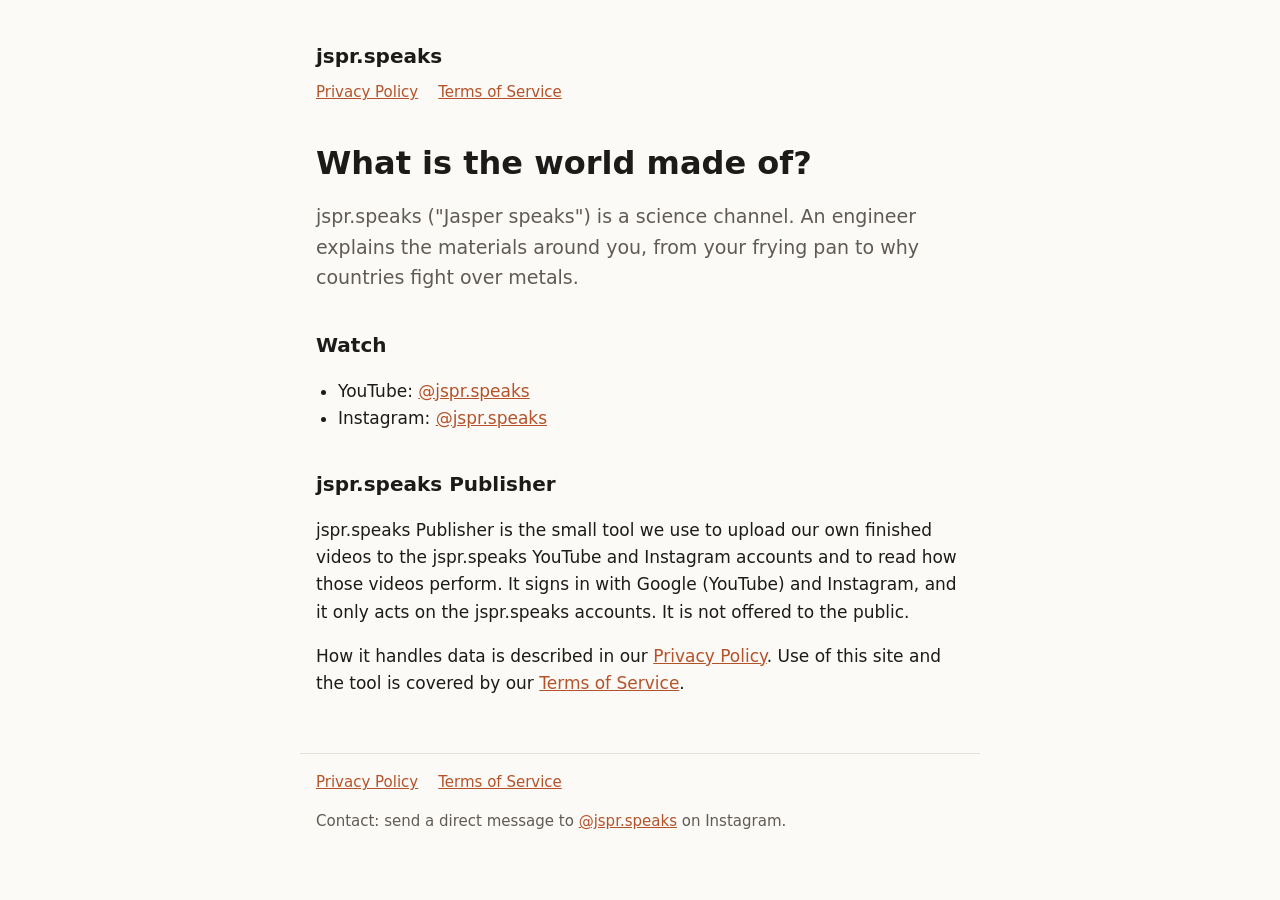
<file: index.html>
<!doctype html>
<html lang="en">
<head>
<meta charset="utf-8">
<meta name="viewport" content="width=device-width, initial-scale=1">
<title>jspr.speaks</title>
<meta name="description" content="jspr.speaks: short science videos about what the world is made of.">
<link rel="stylesheet" href="style.css">
</head>
<body>
<header>
  <a class="brand" href="./">jspr.speaks</a>
  <nav><a href="privacy/">Privacy Policy</a><a href="terms/">Terms of Service</a></nav>
</header>
<main>
  <h1>What is the world made of?</h1>
  <p class="lede">jspr.speaks ("Jasper speaks") is a science channel. An engineer explains the materials around you, from your frying pan to why countries fight over metals.</p>

  <h2>Watch</h2>
  <ul>
    <li>YouTube: <a href="https://www.youtube.com/@jspr.speaks">@jspr.speaks</a></li>
    <li>Instagram: <a href="https://www.instagram.com/jspr.speaks/">@jspr.speaks</a></li>
  </ul>

  <h2>jspr.speaks Publisher</h2>
  <p>jspr.speaks Publisher is the small tool we use to upload our own finished videos to the jspr.speaks YouTube and Instagram accounts and to read how those videos perform. It signs in with Google (YouTube) and Instagram, and it only acts on the jspr.speaks accounts. It is not offered to the public.</p>
  <p>How it handles data is described in our <a href="privacy/">Privacy Policy</a>. Use of this site and the tool is covered by our <a href="terms/">Terms of Service</a>.</p>
</main>
<footer>
  <nav><a href="privacy/">Privacy Policy</a><a href="terms/">Terms of Service</a></nav>
  <p class="muted">Contact: send a direct message to <a href="https://www.instagram.com/jspr.speaks/">@jspr.speaks</a> on Instagram.</p>
</footer>
</body>
</html>
</file>
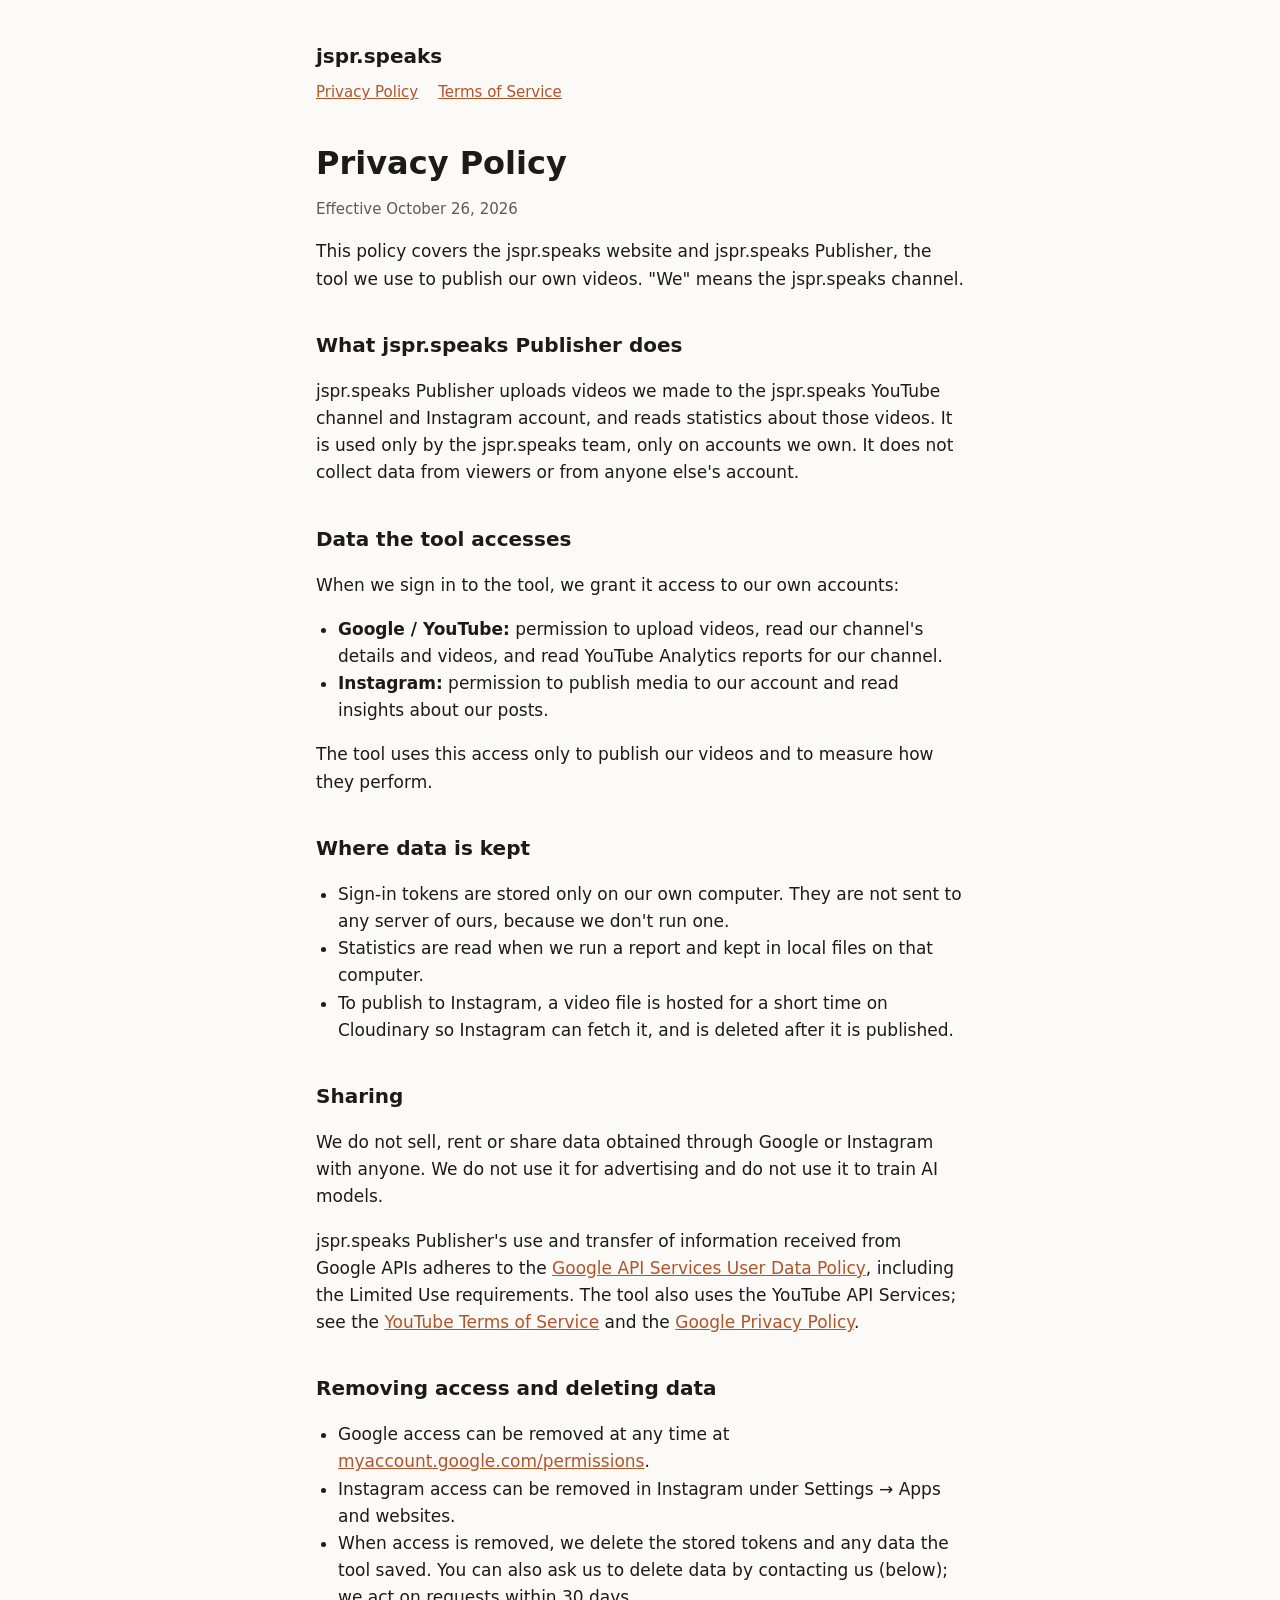
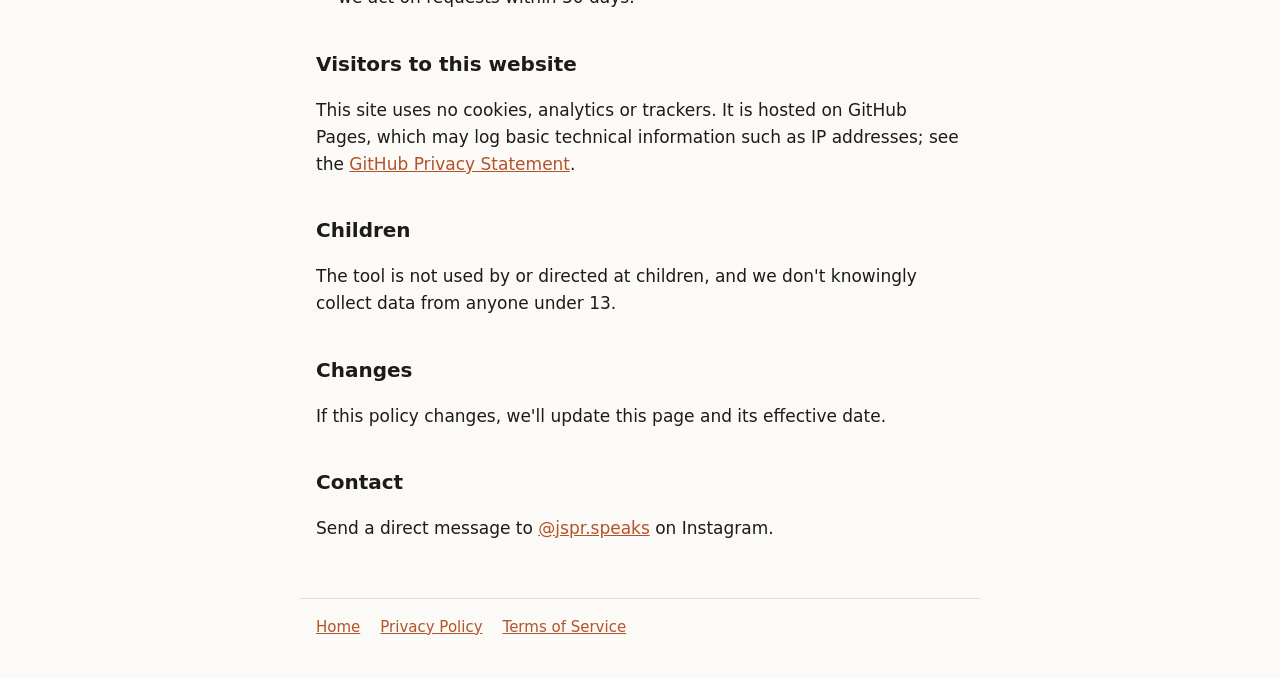
<file: privacy/index.html>
<!doctype html>
<html lang="en">
<head>
<meta charset="utf-8">
<meta name="viewport" content="width=device-width, initial-scale=1">
<title>Privacy Policy · jspr.speaks</title>
<link rel="stylesheet" href="../style.css">
</head>
<body>
<header>
  <a class="brand" href="../">jspr.speaks</a>
  <nav><a href="./">Privacy Policy</a><a href="../terms/">Terms of Service</a></nav>
</header>
<main>
  <h1>Privacy Policy</h1>
  <p class="muted">Effective October 26, 2026</p>

  <p>This policy covers the jspr.speaks website and jspr.speaks Publisher, the tool we use to publish our own videos. "We" means the jspr.speaks channel.</p>

  <h2>What jspr.speaks Publisher does</h2>
  <p>jspr.speaks Publisher uploads videos we made to the jspr.speaks YouTube channel and Instagram account, and reads statistics about those videos. It is used only by the jspr.speaks team, only on accounts we own. It does not collect data from viewers or from anyone else's account.</p>

  <h2>Data the tool accesses</h2>
  <p>When we sign in to the tool, we grant it access to our own accounts:</p>
  <ul>
    <li><strong>Google / YouTube:</strong> permission to upload videos, read our channel's details and videos, and read YouTube Analytics reports for our channel.</li>
    <li><strong>Instagram:</strong> permission to publish media to our account and read insights about our posts.</li>
  </ul>
  <p>The tool uses this access only to publish our videos and to measure how they perform.</p>

  <h2>Where data is kept</h2>
  <ul>
    <li>Sign-in tokens are stored only on our own computer. They are not sent to any server of ours, because we don't run one.</li>
    <li>Statistics are read when we run a report and kept in local files on that computer.</li>
    <li>To publish to Instagram, a video file is hosted for a short time on Cloudinary so Instagram can fetch it, and is deleted after it is published.</li>
  </ul>

  <h2>Sharing</h2>
  <p>We do not sell, rent or share data obtained through Google or Instagram with anyone. We do not use it for advertising and do not use it to train AI models.</p>
  <p>jspr.speaks Publisher's use and transfer of information received from Google APIs adheres to the <a href="https://developers.google.com/terms/api-services-user-data-policy">Google API Services User Data Policy</a>, including the Limited Use requirements. The tool also uses the YouTube API Services; see the <a href="https://www.youtube.com/t/terms">YouTube Terms of Service</a> and the <a href="https://policies.google.com/privacy">Google Privacy Policy</a>.</p>

  <h2>Removing access and deleting data</h2>
  <ul>
    <li>Google access can be removed at any time at <a href="https://myaccount.google.com/permissions">myaccount.google.com/permissions</a>.</li>
    <li>Instagram access can be removed in Instagram under Settings → Apps and websites.</li>
    <li>When access is removed, we delete the stored tokens and any data the tool saved. You can also ask us to delete data by contacting us (below); we act on requests within 30 days.</li>
  </ul>

  <h2>Visitors to this website</h2>
  <p>This site uses no cookies, analytics or trackers. It is hosted on GitHub Pages, which may log basic technical information such as IP addresses; see the <a href="https://docs.github.com/en/site-policy/privacy-policies/github-general-privacy-statement">GitHub Privacy Statement</a>.</p>

  <h2>Children</h2>
  <p>The tool is not used by or directed at children, and we don't knowingly collect data from anyone under 13.</p>

  <h2>Changes</h2>
  <p>If this policy changes, we'll update this page and its effective date.</p>

  <h2>Contact</h2>
  <p>Send a direct message to <a href="https://www.instagram.com/jspr.speaks/">@jspr.speaks</a> on Instagram.</p>
</main>
<footer>
  <nav><a href="../">Home</a><a href="./">Privacy Policy</a><a href="../terms/">Terms of Service</a></nav>
</footer>
</body>
</html>
</file>
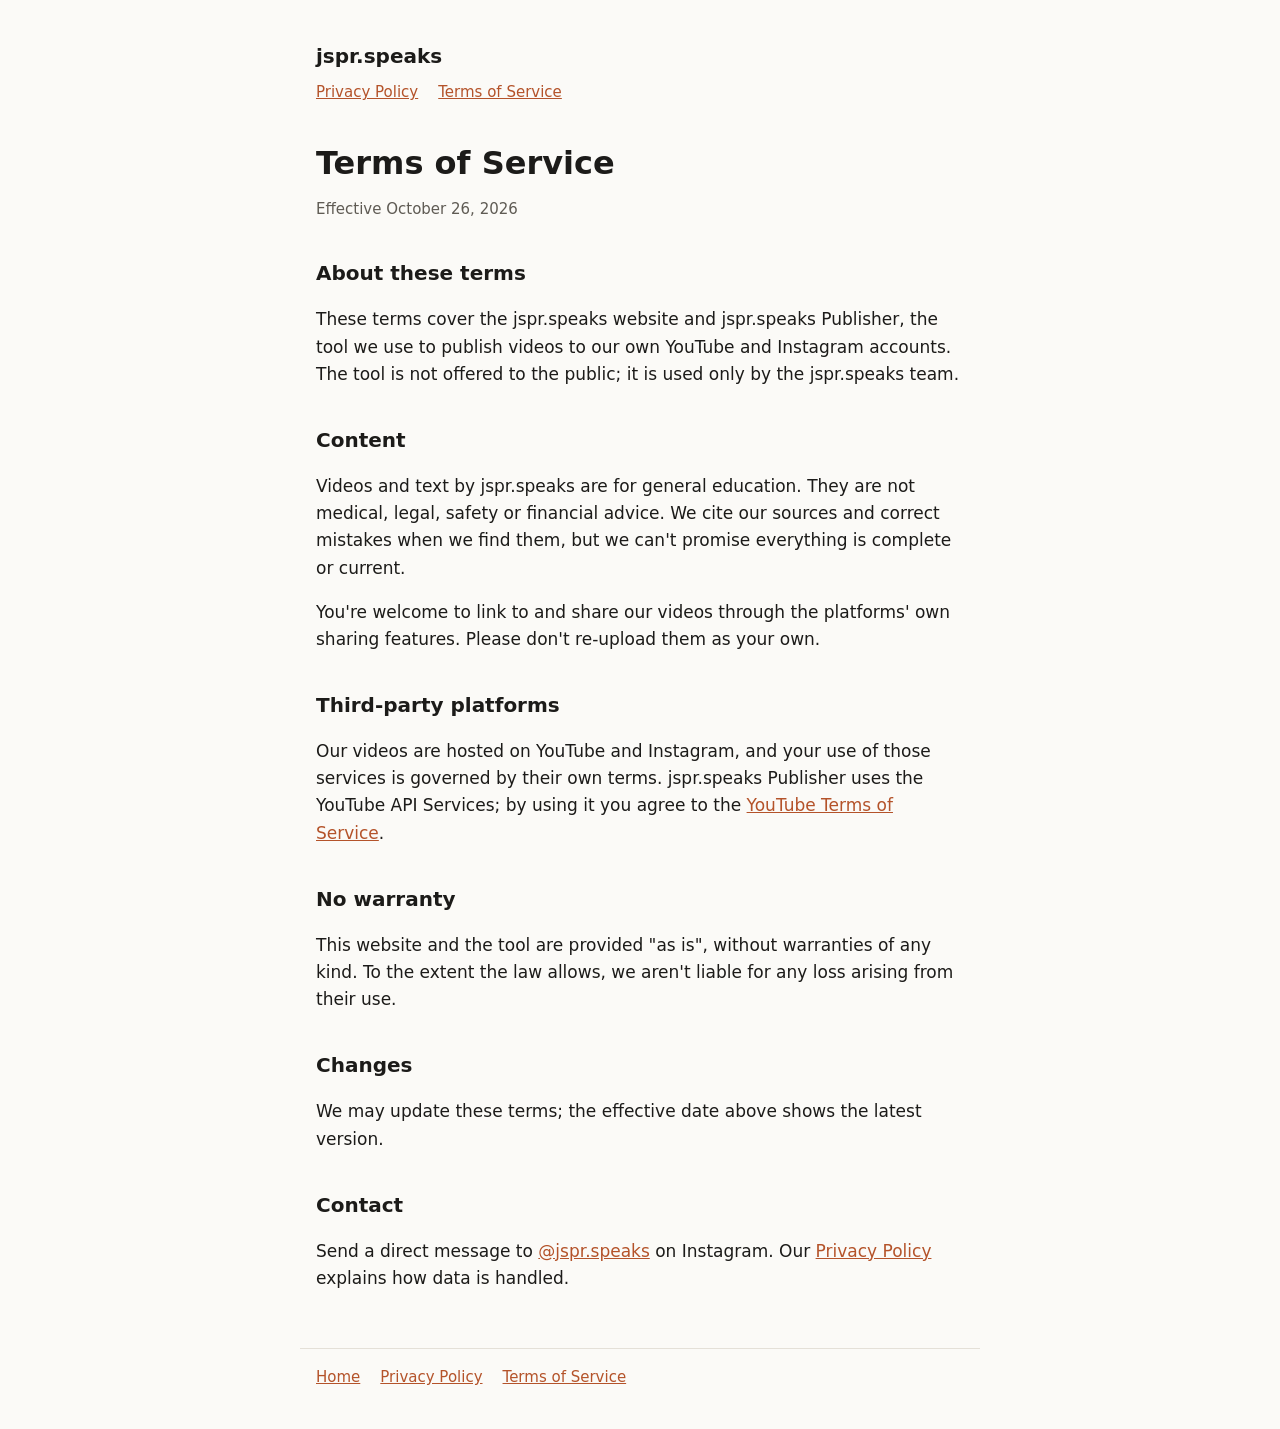
<file: terms/index.html>
<!doctype html>
<html lang="en">
<head>
<meta charset="utf-8">
<meta name="viewport" content="width=device-width, initial-scale=1">
<title>Terms of Service · jspr.speaks</title>
<link rel="stylesheet" href="../style.css">
</head>
<body>
<header>
  <a class="brand" href="../">jspr.speaks</a>
  <nav><a href="../privacy/">Privacy Policy</a><a href="./">Terms of Service</a></nav>
</header>
<main>
  <h1>Terms of Service</h1>
  <p class="muted">Effective October 26, 2026</p>

  <h2>About these terms</h2>
  <p>These terms cover the jspr.speaks website and jspr.speaks Publisher, the tool we use to publish videos to our own YouTube and Instagram accounts. The tool is not offered to the public; it is used only by the jspr.speaks team.</p>

  <h2>Content</h2>
  <p>Videos and text by jspr.speaks are for general education. They are not medical, legal, safety or financial advice. We cite our sources and correct mistakes when we find them, but we can't promise everything is complete or current.</p>
  <p>You're welcome to link to and share our videos through the platforms' own sharing features. Please don't re-upload them as your own.</p>

  <h2>Third-party platforms</h2>
  <p>Our videos are hosted on YouTube and Instagram, and your use of those services is governed by their own terms. jspr.speaks Publisher uses the YouTube API Services; by using it you agree to the <a href="https://www.youtube.com/t/terms">YouTube Terms of Service</a>.</p>

  <h2>No warranty</h2>
  <p>This website and the tool are provided "as is", without warranties of any kind. To the extent the law allows, we aren't liable for any loss arising from their use.</p>

  <h2>Changes</h2>
  <p>We may update these terms; the effective date above shows the latest version.</p>

  <h2>Contact</h2>
  <p>Send a direct message to <a href="https://www.instagram.com/jspr.speaks/">@jspr.speaks</a> on Instagram. Our <a href="../privacy/">Privacy Policy</a> explains how data is handled.</p>
</main>
<footer>
  <nav><a href="../">Home</a><a href="../privacy/">Privacy Policy</a><a href="./">Terms of Service</a></nav>
</footer>
</body>
</html>
</file>
<file: style.css>
:root {
  --bg: #fbfaf7;
  --text: #1c1b19;
  --muted: #5f5b54;
  --line: #e4e0d8;
  --accent: #b4532a;
  color-scheme: light dark;
}
@media (prefers-color-scheme: dark) {
  :root {
    --bg: #161514;
    --text: #ece9e3;
    --muted: #a7a29a;
    --line: #2e2c29;
    --accent: #e08a5f;
  }
}
* { box-sizing: border-box; }
body {
  margin: 0;
  background: var(--bg);
  color: var(--text);
  font: 17px/1.6 system-ui, -apple-system, "Segoe UI", Roboto, sans-serif;
}
main, header, footer { max-width: 680px; margin: 0 auto; padding: 0 16px; }
header { padding-top: 40px; }
header a.brand { color: var(--text); text-decoration: none; font-weight: 700; font-size: 20px; }
nav { display: flex; gap: 20px; margin-top: 8px; font-size: 15px; }
h1 { font-size: 32px; line-height: 1.2; margin: 40px 0 12px; }
h2 { font-size: 20px; margin: 36px 0 8px; }
p, li { color: var(--text); }
.lede { font-size: 19px; color: var(--muted); }
.muted { color: var(--muted); font-size: 15px; }
a { color: var(--accent); }
ul { padding-left: 22px; }
footer { border-top: 1px solid var(--line); margin-top: 56px; padding-top: 16px; padding-bottom: 40px; }
footer nav { margin: 0; }
</file>
